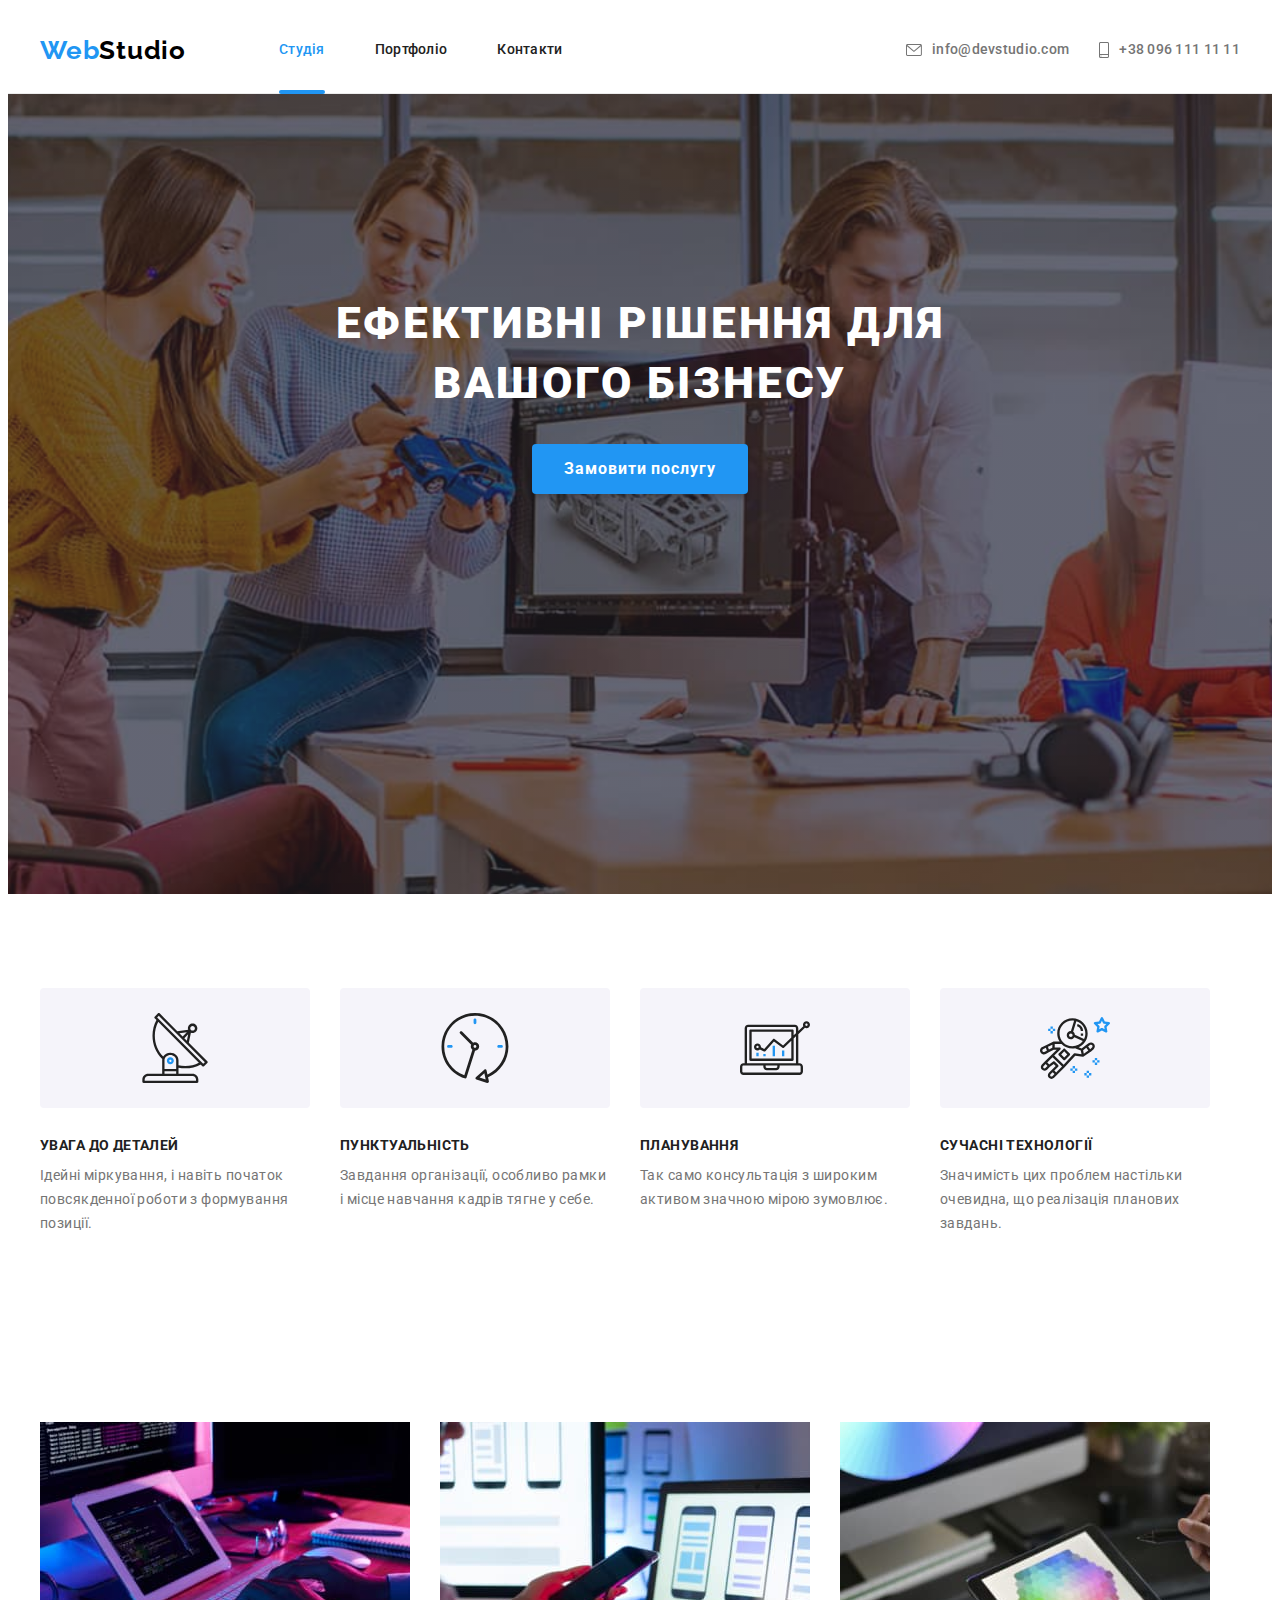
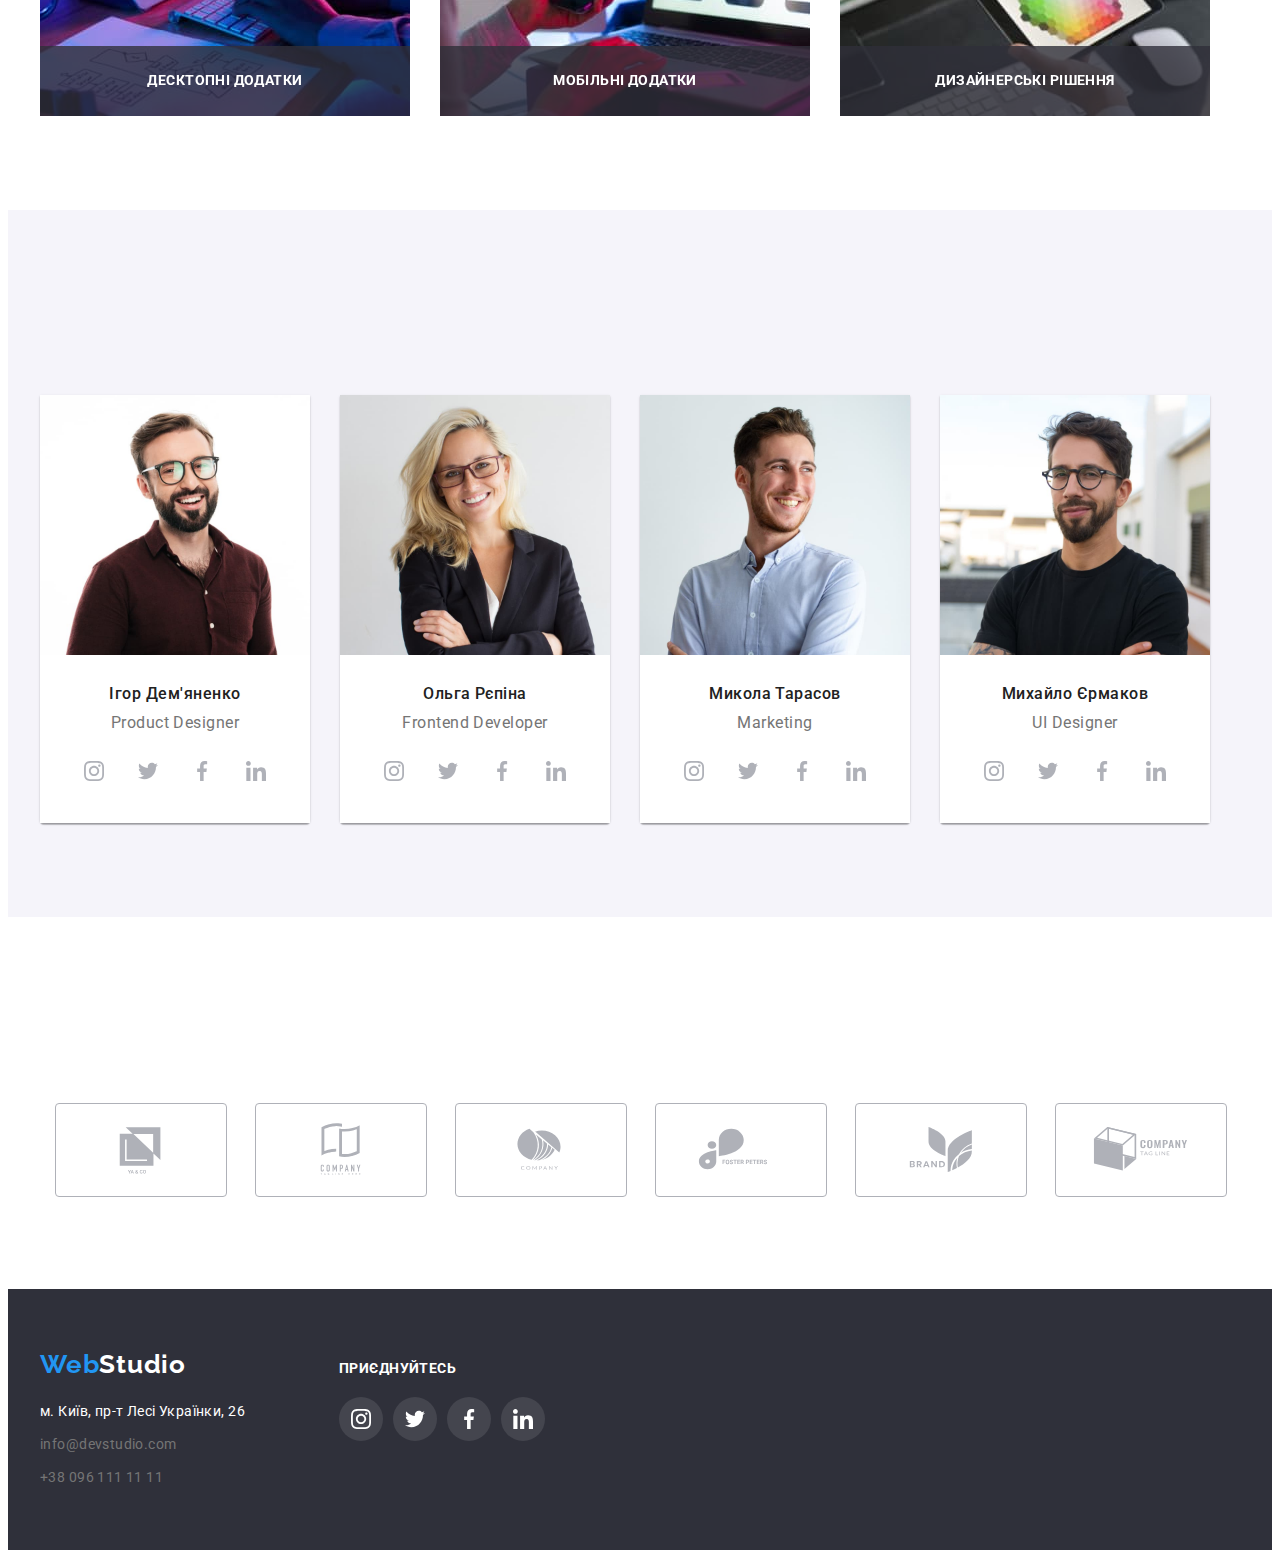
<file: index.html>
<!DOCTYPE html>
<html lang="uk">
  <head>
    <meta charset="UTF-8" />
    <meta http-equiv="X-UA-Compatible" content="IE=edge" />
    <meta name="viewport" content="width=device-width, initial-scale=1.0" />
    <title>goit-markup-hw-05</title>
    <link rel="preconnect" href="https://fonts.googleapis.com" />
    <link rel="preconnect" href="https://fonts.gstatic.com" crossorigin />
    <link
      href="https://fonts.googleapis.com/css2?family=Raleway:wght@700&family=Roboto:wght@400;500;700;900&display=swap"
      rel="stylesheet"
    />
    <link
      rel="stylesheet"
      href="https://cdnjs.cloudflare.com/ajax/libs/modern-normalize/1.1.0/modern-normalize.min.css"
      integrity="sha512-wpPYUAdjBVSE4KJnH1VR1HeZfpl1ub8YT/NKx4PuQ5NmX2tKuGu6U/JRp5y+Y8XG2tV+wKQpNHVUX03MfMFn9Q=="
      crossorigin="anonymous"
      referrerpolicy="no-referrer"
    />
    <link href="https://unpkg.com/aos@2.3.1/dist/aos.css" rel="stylesheet" />
    <link
      rel="stylesheet"
      href="https://cdnjs.cloudflare.com/ajax/libs/animate.css/4.1.1/animate.min.css"
    />
    <link rel="stylesheet" href="./css/styles.css" />
  </head>
  <body>
    <header class="header">
      <div class="container header-wrap">
        <nav class="header-menu">
          <a class="header-logo logo" href="./index.html"><span>Web</span>Studio</a>
          <ul class="header-list list">
            <li class="item">
              <a class="header-list-link link active" href="./index.html">Студія</a>
            </li>
            <li class="item">
              <a class="header-list-link link" href="./portfolio.html">Портфоліо</a>
            </li>
            <li class="item"><a class="header-list-link link" href="">Контакти</a></li>
          </ul>
        </nav>
        <ul class="header-contact list">
          <li class="item">
            <a class="header-contact-link link" href="mailto:info@devstudio.com">
              <svg class="icon" width="16" height="12">
                <use href="./images/icons.svg#icon-envelope"></use>
              </svg>
              info@devstudio.com</a
            >
          </li>
          <li class="item">
            <a class="header-contact-link link" href="tel:+380961111111">
              <svg class="icon" width="10" height="16">
                <use href="./images/icons.svg#icon-smartphone"></use>
              </svg>
              +38 096 111 11 11</a
            >
          </li>
        </ul>
      </div>
    </header>
    <main>
      <section class="hero">
        <h1 class="hero-title animate__animated animate__fadeIn">
          Ефективні рішення для <br />вашого бізнесу
        </h1>
        <button class="hero-btn btn" type="button" data-modal-open>Замовити послугу</button>
      </section>
      <section class="particular section">
        <div class="container">
          <h2 class="particular-title visually-hidden">Особливості</h2>
          <ul class="particular-list list">
            <li class="item">
              <div class="particular-list-icons">
                <svg class="icon" width="70" height="70">
                  <use href="./images/icons.svg#icon-antenna"></use>
                </svg>
              </div>
              <h3 class="particular-subtitle">Увага до деталей</h3>
              <p class="particular-text">
                Ідейні міркування, і навіть початок повсякденної роботи з формування позиції.
              </p>
            </li>
            <li class="item">
              <div class="particular-list-icons">
                <svg class="icon" width="70" height="70">
                  <use href="./images/icons.svg#icon-clock"></use>
                </svg>
              </div>
              <h3 class="particular-subtitle">Пунктуальність</h3>
              <p class="particular-text">
                Завдання організації, особливо рамки і місце навчання кадрів тягне у себе.
              </p>
            </li>
            <li class="item">
              <div class="particular-list-icons">
                <svg class="icon" width="70" height="70">
                  <use href="./images/icons.svg#icon-diagram"></use>
                </svg>
              </div>
              <h3 class="particular-subtitle">Планування</h3>
              <p class="particular-text">
                Так само консультація з широким активом значною мірою зумовлює.
              </p>
            </li>
            <li class="item">
              <div class="particular-list-icons">
                <svg class="icon" width="70" height="70">
                  <use href="./images/icons.svg#icon-astronaut"></use>
                </svg>
              </div>
              <h3 class="particular-subtitle">Сучасні технології</h3>
              <p class="particular-text">
                Значимість цих проблем настільки очевидна, що реалізація планових завдань.
              </p>
            </li>
          </ul>
        </div>
      </section>
      <section class="work">
        <div class="container">
          <h2 class="work-title title" data-aos="fade-up" data-aos-duration="500">
            Чим ми займаємося
          </h2>
          <ul class="work-list list">
            <li class="item">
              <img src="./images/img_1.jpg" width="370" height="294" alt="Людина програмує" />
              <h3 class="work-description">Десктопні додатки</h3>
            </li>
            <li class="item">
              <img
                src="./images/img_2.jpg"
                width="370"
                height="294"
                alt="Дівчина створєю дизайн мобільного додатку"
              />
              <h3 class="work-description">Мобільні додатки</h3>
            </li>
            <li class="item">
              <img
                src="./images/img_3.jpg"
                width="370"
                height="294"
                alt="Людина підбирає колір на планшеті"
              />
              <h3 class="work-description">Дизайнерські рішення</h3>
            </li>
          </ul>
        </div>
      </section>
      <section class="team section">
        <div class="container">
          <h2 class="team-title title" data-aos="fade-up" data-aos-duration="500">Наша команда</h2>
          <ul class="team-list list">
            <li class="item">
              <img
                src="./images/person1.jpg"
                width="270"
                height="260"
                alt="Фотографія Ігор Дем'яненко"
              />
              <div class="team-card-content">
                <h3 class="team-subtitle">Ігор Дем'яненко</h3>
                <p class="team-text">Product Designer</p>
                <ul class="team-social-list list">
                  <li class="item">
                    <a href="" class="team-social-link link">
                      <svg class="icon" width="20" height="20">
                        <use href="./images/icons.svg#icon-instagram"></use>
                      </svg>
                    </a>
                  </li>
                  <li class="item">
                    <a href="" class="team-social-link link">
                      <svg class="icon" width="20" height="20">
                        <use href="./images/icons.svg#icon-twitter"></use>
                      </svg>
                    </a>
                  </li>
                  <li class="item">
                    <a href="" class="team-social-link link">
                      <svg class="icon" width="20" height="20">
                        <use href="./images/icons.svg#icon-facebook"></use>
                      </svg>
                    </a>
                  </li>
                  <li class="item">
                    <a href="" class="team-social-link link">
                      <svg class="icon" width="20" height="20">
                        <use href="./images/icons.svg#icon-linkedin"></use>
                      </svg>
                    </a>
                  </li>
                </ul>
              </div>
            </li>
            <li class="item">
              <img
                src="./images/person2.jpg"
                width="270"
                height="260"
                alt="Фотографія Ольга Рєпіна"
              />
              <div class="team-card-content">
                <h3 class="team-subtitle">Ольга Рєпіна</h3>
                <p class="team-text">Frontend Developer</p>
                <ul class="team-social-list list">
                  <li class="item">
                    <a href="" class="team-social-link link">
                      <svg class="icon" width="20" height="20">
                        <use href="./images/icons.svg#icon-instagram"></use>
                      </svg>
                    </a>
                  </li>
                  <li class="item">
                    <a href="" class="team-social-link link">
                      <svg class="icon" width="20" height="20">
                        <use href="./images/icons.svg#icon-twitter"></use>
                      </svg>
                    </a>
                  </li>
                  <li class="item">
                    <a href="" class="team-social-link link">
                      <svg class="icon" width="20" height="20">
                        <use href="./images/icons.svg#icon-facebook"></use>
                      </svg>
                    </a>
                  </li>
                  <li class="item">
                    <a href="" class="team-social-link link">
                      <svg class="icon" width="20" height="20">
                        <use href="./images/icons.svg#icon-linkedin"></use>
                      </svg>
                    </a>
                  </li>
                </ul>
              </div>
            </li>
            <li class="item">
              <img
                src="./images/person3.jpg"
                width="270"
                height="260"
                alt="Фотографія Микола Тарасов"
              />
              <div class="team-card-content">
                <h3 class="team-subtitle">Микола Тарасов</h3>
                <p class="team-text">Marketing</p>
                <ul class="team-social-list list">
                  <li class="item">
                    <a href="" class="team-social-link link">
                      <svg class="icon" width="20" height="20">
                        <use href="./images/icons.svg#icon-instagram"></use>
                      </svg>
                    </a>
                  </li>
                  <li class="item">
                    <a href="" class="team-social-link link">
                      <svg class="icon" width="20" height="20">
                        <use href="./images/icons.svg#icon-twitter"></use>
                      </svg>
                    </a>
                  </li>
                  <li class="item">
                    <a href="" class="team-social-link link">
                      <svg class="icon" width="20" height="20">
                        <use href="./images/icons.svg#icon-facebook"></use>
                      </svg>
                    </a>
                  </li>
                  <li class="item">
                    <a href="" class="team-social-link link">
                      <svg class="icon" width="20" height="20">
                        <use href="./images/icons.svg#icon-linkedin"></use>
                      </svg>
                    </a>
                  </li>
                </ul>
              </div>
            </li>
            <li class="item">
              <img
                src="./images/person4.jpg"
                width="270"
                height="260"
                alt="Фотографія Михайло Єрмаков"
              />
              <div class="team-card-content">
                <h3 class="team-subtitle">Михайло Єрмаков</h3>
                <p class="team-text">UI Designer</p>
                <ul class="team-social-list list">
                  <li class="item">
                    <a href="" class="team-social-link link">
                      <svg class="icon" width="20" height="20">
                        <use href="./images/icons.svg#icon-instagram"></use>
                      </svg>
                    </a>
                  </li>
                  <li class="item">
                    <a href="" class="team-social-link link">
                      <svg class="icon" width="20" height="20">
                        <use href="./images/icons.svg#icon-twitter"></use>
                      </svg>
                    </a>
                  </li>
                  <li class="item">
                    <a href="" class="team-social-link link">
                      <svg class="icon" width="20" height="20">
                        <use href="./images/icons.svg#icon-facebook"></use>
                      </svg>
                    </a>
                  </li>
                  <li class="item">
                    <a href="" class="team-social-link link">
                      <svg class="icon" width="20" height="20">
                        <use href="./images/icons.svg#icon-linkedin"></use>
                      </svg>
                    </a>
                  </li>
                </ul>
              </div>
            </li>
          </ul>
        </div>
      </section>
      <section class="clients section">
        <h2 class="clients-title title" data-aos="fade-up" data-aos-duration="500">
          Постійні клієнти
        </h2>
        <ul class="clients-list list">
          <li class="item">
            <a href="" class="clients-list-link link">
              <svg class="icon" width="106" height="60">
                <use href="./images/icons.svg#icon-logo"></use>
              </svg>
            </a>
          </li>
          <li class="item">
            <a href="" class="clients-list-link link"
              ><svg class="icon" width="106" height="60">
                <use href="./images/icons.svg#icon-logo1"></use></svg
            ></a>
          </li>
          <li class="item">
            <a href="" class="clients-list-link link"
              ><svg class="icon" width="106" height="60">
                <use href="./images/icons.svg#icon-logo2"></use></svg
            ></a>
          </li>
          <li class="item">
            <a href="" class="clients-list-link link"
              ><svg class="icon" width="106" height="60">
                <use href="./images/icons.svg#icon-logo3"></use></svg
            ></a>
          </li>
          <li class="item">
            <a href="" class="clients-list-link link"
              ><svg class="icon" width="106" height="60">
                <use href="./images/icons.svg#icon-logo4"></use></svg
            ></a>
          </li>
          <li class="item">
            <a href="" class="clients-list-link link"
              ><svg class="icon" width="106" height="60">
                <use href="./images/icons.svg#icon-logo5"></use></svg
            ></a>
          </li>
        </ul>
      </section>
    </main>
    <footer class="footer">
      <div class="container">
        <div class="footer-right">
          <a class="footer-logo logo" href="./index.html"><span>Web</span>Studio</a>
          <address class="footer-address">
            <ul class="footer-list list">
              <li class="item">
                <a
                  class="footer-list-link link color-link"
                  href="https://goo.gl/maps/dn8XtDKzYARkyVmw8"
                  >м. Київ, пр-т Лесі Українки, 26</a
                >
              </li>
              <li class="item">
                <a class="footer-list-link link" href="mailto:info@devstudio.com"
                  >info@devstudio.com</a
                >
              </li>
              <li>
                <a class="footer-list-link link" href="tel:+380961111111">+38 096 111 11 11</a>
              </li>
            </ul>
          </address>
        </div>
        <div class="footer-left">
          <h2 class="footer-title">приєднуйтесь</h2>
          <ul class="footer-social-list list">
            <li class="item">
              <a href="" class="footer-social-link link">
                <svg class="icon" width="20" height="20">
                  <use href="./images/icons.svg#icon-instagram"></use></svg
              ></a>
            </li>
            <li class="item">
              <a href="" class="footer-social-link link">
                <svg class="icon" width="20" height="20">
                  <use href="./images/icons.svg#icon-twitter"></use></svg
              ></a>
            </li>
            <li class="item">
              <a href="" class="footer-social-link link">
                <svg class="icon" width="20" height="20">
                  <use href="./images/icons.svg#icon-facebook"></use></svg
              ></a>
            </li>
            <li class="item">
              <a href="" class="footer-social-link link">
                <svg class="icon" width="20" height="20">
                  <use href="./images/icons.svg#icon-linkedin"></use></svg
              ></a>
            </li>
          </ul>
        </div>
      </div>
    </footer>
    <div class="backdrop is-hidden" data-modal>
      <div class="modal">
        <button type="button" class="btn modal-btn" data-modal-close>
          <svg class="icon" width="18" height="18">
            <use href="./images/icons.svg#icon-close"></use>
          </svg>
        </button>
      </div>
    </div>
    <script src="./js/modal.js"></script>
    <script src="https://unpkg.com/aos@2.3.1/dist/aos.js"></script>
    <script>
      AOS.init();
    </script>
  </body>
</html>
</file>
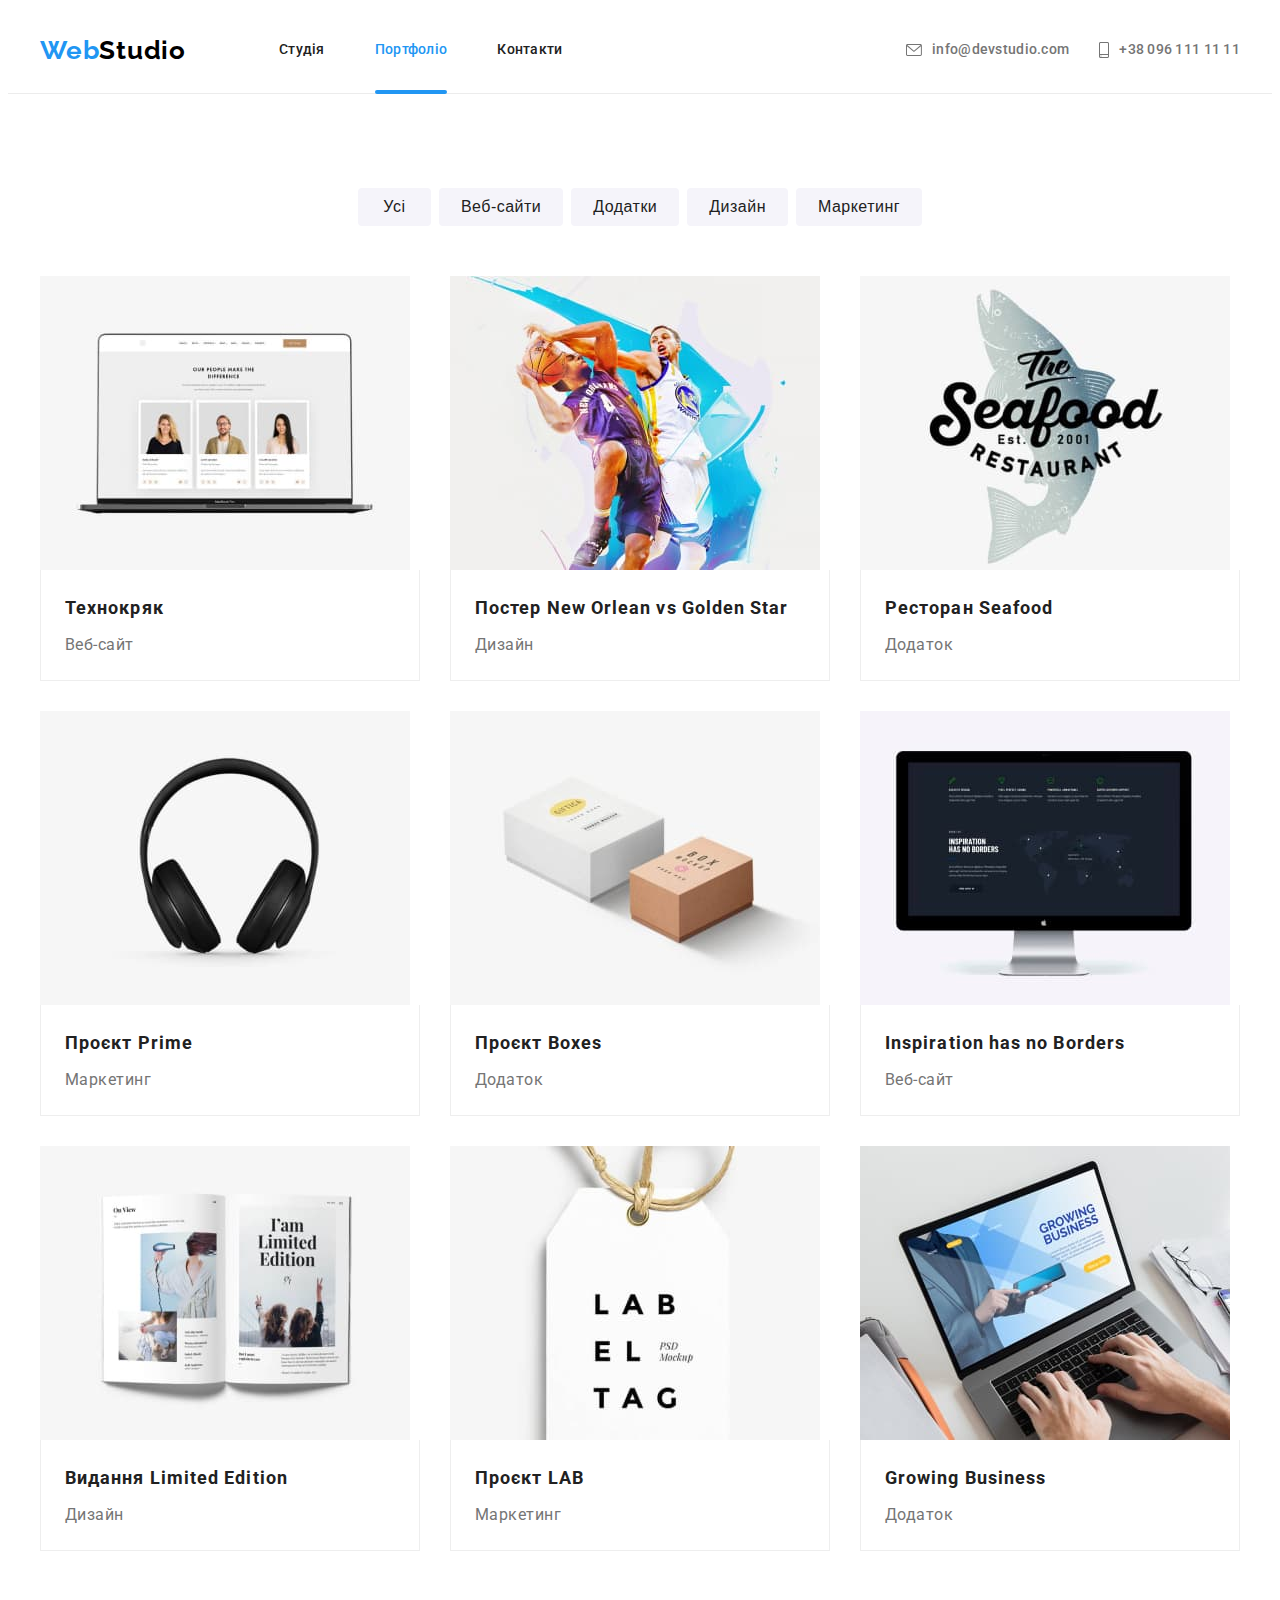
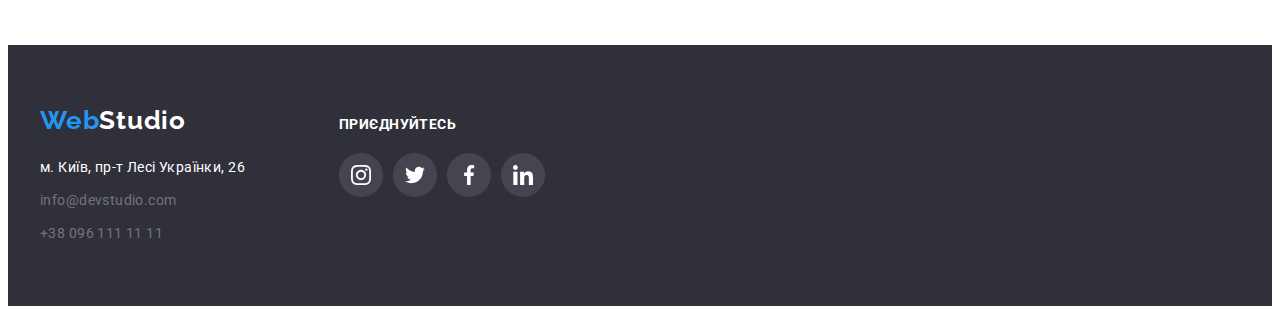
<file: portfolio.html>
<!DOCTYPE html>
<html lang="uk">
  <head>
    <meta charset="UTF-8" />
    <meta http-equiv="X-UA-Compatible" content="IE=edge" />
    <meta name="viewport" content="width=device-width, initial-scale=1.0" />
    <title>portfolio</title>
    <link rel="preconnect" href="https://fonts.googleapis.com" />
    <link rel="preconnect" href="https://fonts.gstatic.com" crossorigin />
    <link
      href="https://fonts.googleapis.com/css2?family=Raleway:wght@700&family=Roboto:wght@400;500;700;900&display=swap"
      rel="stylesheet"
    />
    <link
      rel="stylesheet"
      href="https://cdnjs.cloudflare.com/ajax/libs/modern-normalize/1.1.0/modern-normalize.min.css"
      integrity="sha512-wpPYUAdjBVSE4KJnH1VR1HeZfpl1ub8YT/NKx4PuQ5NmX2tKuGu6U/JRp5y+Y8XG2tV+wKQpNHVUX03MfMFn9Q=="
      crossorigin="anonymous"
      referrerpolicy="no-referrer"
    />
    <link rel="stylesheet" href="./css/styles.css" />
  </head>
  <body>
    <header class="header">
      <div class="container header-wrap">
        <nav class="header-menu">
          <a class="header-logo logo" href="./index.html"><span>Web</span>Studio</a>
          <ul class="header-list list">
            <li class="item"><a class="header-list-link link" href="./index.html">Студія</a></li>
            <li class="item">
              <a class="header-list-link link active" href="./portfolio.html">Портфоліо</a>
            </li>
            <li class="item"><a class="header-list-link link" href="">Контакти</a></li>
          </ul>
        </nav>
        <ul class="header-contact list">
          <li class="item">
            <a class="header-contact-link link" href="mailto:info@devstudio.com">
              <svg class="icon" width="16" height="12">
                <use href="./images/icons.svg#icon-envelope"></use>
              </svg>
              info@devstudio.com</a
            >
          </li>
          <li class="item">
            <a class="header-contact-link link" href="tel:+380961111111">
              <svg class="icon" width="10" height="16">
                <use href="./images/icons.svg#icon-smartphone"></use>
              </svg>
              +38 096 111 11 11</a
            >
          </li>
        </ul>
      </div>
    </header>
    <main>
      <section class="project section">
        <div class="container">
          <h2 class="project-title visually-hidden">project</h2>
          <ul class="project-filter list">
            <li class="item"><button class="project-btn btn" type="button">Усі</button></li>
            <li class="item"><button class="project-btn btn" type="button">Веб-сайти</button></li>
            <li class="item"><button class="project-btn btn" type="button">Додатки</button></li>
            <li class="item"><button class="project-btn btn" type="button">Дизайн</button></li>
            <li class="item"><button class="project-btn btn" type="button">Маркетинг</button></li>
          </ul>
          <ul class="project-list list">
            <li class="item">
              <a class="project-list-link link" href="">
                <div class="project-thumb">
                  <img src="./images/work1.jpg" width="370" height="294" alt="Ноутбук" />
                  <p class="project-overlay">
                    Ресурс пропонує комплексні пропозиції з різним рівнем функціоналу та сервісів.
                    Все це дозволить відвідувачу отримати вичерпні відомості про компанію чи
                    приватну особу.
                  </p>
                </div>
                <div class="project-card-content">
                  <h3 class="project-subtitle">Технокряк</h3>
                  <p class="project-text">Веб-сайт</p>
                </div>
              </a>
            </li>
            <li class="item">
              <a class="project-list-link link" href="">
                <div class="project-thumb">
                  <img src="./images/work2.jpg" width="370" height="294" alt="Гравці у баскетбол" />
                  <p class="project-overlay">
                    Ресурс пропонує комплексні пропозиції з різним рівнем функціоналу та сервісів.
                    Все це дозволить відвідувачу отримати вичерпні відомості про компанію чи
                    приватну особу.
                  </p>
                </div>
                <div class="project-card-content">
                  <h3 class="project-subtitle">Постер New Orlean vs Golden Star</h3>
                  <p class="project-text">Дизайн</p>
                </div>
              </a>
            </li>
            <li class="item">
              <a class="project-list-link link" href="">
                <div class="project-thumb">
                  <img src="./images/work3.jpg" width="370" height="294" alt="Логотип ресторану" />
                  <p class="project-overlay">
                    Ресурс пропонує комплексні пропозиції з різним рівнем функціоналу та сервісів.
                    Все це дозволить відвідувачу отримати вичерпні відомості про компанію чи
                    приватну особу.
                  </p>
                </div>
                <div class="project-card-content">
                  <h3 class="project-subtitle">Ресторан Seafood</h3>
                  <p class="project-text">Додаток</p>
                </div>
              </a>
            </li>
            <li class="item">
              <a class="project-list-link link" href="">
                <div class="project-thumb">
                  <img src="./images/work4.jpg" width="370" height="294" alt="Навушники" />
                  <p class="project-overlay">
                    Ресурс пропонує комплексні пропозиції з різним рівнем функціоналу та сервісів.
                    Все це дозволить відвідувачу отримати вичерпні відомості про компанію чи
                    приватну особу.
                  </p>
                </div>
                <div class="project-card-content">
                  <h3 class="project-subtitle">Проєкт Prime</h3>
                  <p class="project-text">Маркетинг</p>
                </div>
              </a>
            </li>
            <li class="item">
              <a class="project-list-link link" href="">
                <div class="project-thumb">
                  <img src="./images/work5.jpg" width="370" height="294" alt="Коробки" />
                  <p class="project-overlay">
                    Ресурс пропонує комплексні пропозиції з різним рівнем функціоналу та сервісів.
                    Все це дозволить відвідувачу отримати вичерпні відомості про компанію чи
                    приватну особу.
                  </p>
                </div>
                <div class="project-card-content">
                  <h3 class="project-subtitle">Проєкт Boxes</h3>
                  <p class="project-text">Додаток</p>
                </div>
              </a>
            </li>
            <li class="item">
              <a class="project-list-link link" href="">
                <div class="project-thumb">
                  <img src="./images/work6.jpg" width="370" height="294" alt="Монітор" />
                  <p class="project-overlay">
                    Ресурс пропонує комплексні пропозиції з різним рівнем функціоналу та сервісів.
                    Все це дозволить відвідувачу отримати вичерпні відомості про компанію чи
                    приватну особу.
                  </p>
                </div>
                <div class="project-card-content">
                  <h3 class="project-subtitle">Inspiration has no Borders</h3>
                  <p class="project-text">Веб-сайт</p>
                </div>
              </a>
            </li>
            <li class="item">
              <a class="project-list-link link" href="">
                <div class="project-thumb">
                  <img src="./images/work7.jpg" width="370" height="294" alt="Журнал" />
                  <p class="project-overlay">
                    Ресурс пропонує комплексні пропозиції з різним рівнем функціоналу та сервісів.
                    Все це дозволить відвідувачу отримати вичерпні відомості про компанію чи
                    приватну особу.
                  </p>
                </div>
                <div class="project-card-content">
                  <h3 class="project-subtitle">Видання Limited Edition</h3>
                  <p class="project-text">Дизайн</p>
                </div>
              </a>
            </li>
            <li class="item">
              <a class="project-list-link link" href="">
                <div class="project-thumb">
                  <img
                    src="./images/work8.jpg"
                    width="370"
                    height="294"
                    alt="Бирка з назвою проекту"
                  />
                  <p class="project-overlay">
                    Ресурс пропонує комплексні пропозиції з різним рівнем функціоналу та сервісів.
                    Все це дозволить відвідувачу отримати вичерпні відомості про компанію чи
                    приватну особу.
                  </p>
                </div>
                <div class="project-card-content">
                  <h3 class="project-subtitle">Проєкт LAB</h3>
                  <p class="project-text">Маркетинг</p>
                </div>
              </a>
            </li>
            <li class="item">
              <a class="project-list-link link" href="">
                <div class="project-thumb">
                  <img
                    src="./images/work9.jpg"
                    width="370"
                    height="294"
                    alt="Людина працює на ноутбуці"
                  />
                  <p class="project-overlay">
                    Ресурс пропонує комплексні пропозиції з різним рівнем функціоналу та сервісів.
                    Все це дозволить відвідувачу отримати вичерпні відомості про компанію чи
                    приватну особу.
                  </p>
                </div>
                <div class="project-card-content">
                  <h3 class="project-subtitle">Growing Business</h3>
                  <p class="project-text">Додаток</p>
                </div>
              </a>
            </li>
          </ul>
        </div>
      </section>
    </main>
    <footer class="footer">
      <div class="container">
        <div class="footer-right">
          <a class="footer-logo logo" href="./index.html"><span>Web</span>Studio</a>
          <address class="footer-address">
            <ul class="footer-list list">
              <li class="item">
                <a
                  class="footer-list-link link color-link"
                  href="https://goo.gl/maps/dn8XtDKzYARkyVmw8"
                  >м. Київ, пр-т Лесі Українки, 26</a
                >
              </li>
              <li class="item">
                <a class="footer-list-link link" href="mailto:info@devstudio.com"
                  >info@devstudio.com</a
                >
              </li>
              <li>
                <a class="footer-list-link link" href="tel:+380961111111">+38 096 111 11 11</a>
              </li>
            </ul>
          </address>
        </div>
        <div class="footer-left">
          <h2 class="footer-title">приєднуйтесь</h2>
          <ul class="footer-social-list list">
            <li class="item">
              <a href="" class="footer-social-link link">
                <svg class="icon" width="20" height="20">
                  <use href="./images/icons.svg#icon-instagram"></use></svg
              ></a>
            </li>
            <li class="item">
              <a href="" class="footer-social-link link">
                <svg class="icon" width="20" height="20">
                  <use href="./images/icons.svg#icon-twitter"></use></svg
              ></a>
            </li>
            <li class="item">
              <a href="" class="footer-social-link link">
                <svg class="icon" width="20" height="20">
                  <use href="./images/icons.svg#icon-facebook"></use></svg
              ></a>
            </li>
            <li class="item">
              <a href="" class="footer-social-link link">
                <svg class="icon" width="20" height="20">
                  <use href="./images/icons.svg#icon-linkedin"></use></svg
              ></a>
            </li>
          </ul>
        </div>
      </div>
    </footer>
  </body>
</html>
</file>
<file: css/styles.css>
:root {
  --main-text-color: #212121;
  --secondary-text-color: #757575;
  --accent-color: #2196f3;
  --btn-text-color: #ffffff;
  --hover-icon-color: #ffffff;
  --icon-color: #afb1b8;

  --gap-card: 30px;

  --animation-speed-hover: 250ms;
  --animation-speed-modal: 500ms;

  --animation-cubic-bezier: cubic-bezier(0.4, 0, 0.2, 1);
}

body {
  font-family: 'Roboto', sans-serif;
  color: var(--main-text-color);
}
p,
h1,
h2,
h3,
h4,
h5,
h6 {
  margin: 0;
}
img {
  display: block;
  max-width: 100%;
}
.container {
  width: 1200px;

  padding-left: 15px;
  padding-right: 15px;
  margin: 0 auto;
}
.section {
  padding-top: 94px;
  padding-bottom: 94px;
}
.logo {
  display: block;
  font-family: 'Raleway', sans-serif;
  font-weight: 700;
  font-size: 26px;
  line-height: 1.19;
  letter-spacing: 0.03em;
  text-decoration: none;
  color: #000000;
}
.logo > span {
  color: var(--accent-color);
}
.title {
  font-size: 36px;
  line-height: 1.16;
  text-align: center;
  letter-spacing: 0.03em;
  color: var(--main-text-color);
}
.link {
  text-decoration: none;
}
.list {
  padding-left: 0;
  margin: 0;
  list-style: none;
}
.visually-hidden {
  position: absolute;
  width: 1px;
  height: 1px;
  margin: -1px;
  border: 0;
  padding: 0;

  white-space: nowrap;
  overflow: hidden;
}
.btn {
  display: inline-block;

  border: none;

  cursor: pointer;
}
.header-list-link:hover,
.header-list-link:focus,
.header-contact-link:hover,
.header-contact-link:focus {
  color: var(--accent-color);
}

/* !###############--Header--###############*/
.header {
  padding-top: 24px;
  padding-bottom: 25px;

  border-bottom: 1px solid #ececec;
}
.header-wrap {
  display: flex;
  justify-content: center;
  align-items: center;
}
.header-menu {
  display: flex;
  justify-content: center;
  align-items: center;
}
.header-logo {
  margin-right: 93px;
}
.header-list {
  display: flex;
  padding: 0;
}
.header-list-link {
  display: flex;
  position: relative;
  padding-top: 10px;
  padding-bottom: 10px;

  font-weight: 500;
  font-size: 14px;
  line-height: 1.14;
  letter-spacing: 0.02em;
  color: var(--main-text-color);

  transition: color var(--animation-speed-hover) var(--animation-cubic-bezier);
}
.header-list > .item:not(:last-child) {
  margin-right: 50px;
}

.header-contact {
  display: flex;
  margin-left: auto;
}
.header-contact-link {
  display: flex;
  justify-content: center;
  align-items: center;
  padding-top: 10px;
  padding-bottom: 10px;

  font-weight: 500;
  font-size: 14px;
  line-height: 1.14;
  letter-spacing: 0.02em;
  color: var(--secondary-text-color);

  transition: color var(--animation-speed-hover) var(--animation-cubic-bezier);
}
.header-contact > .item:not(:last-child) {
  margin-right: 30px;
}

.header-contact-link > .icon {
  margin-right: 10px;

  fill: currentColor;
}

.active {
  color: var(--accent-color);
}
@keyframes underline {
  0% {
    transform: scaleX(0);
  }
  100% {
    transform: scaleX(1);
  }
}
.active::after {
  content: '';

  display: block;
  position: absolute;
  bottom: -26.1px;
  left: 0;
  width: 100%;
  height: 4px;

  background-color: var(--accent-color);
  border-radius: 2px;

  animation: underline 800ms var(--animation-cubic-bezier);
  transform-origin: left;
}

/* !###############--Hero--############### */

.hero {
  max-width: 1600px;
  height: 600px;
  padding-top: 200px;

  background-image: linear-gradient(rgba(47, 48, 58, 0.4), rgba(47, 48, 58, 0.4)),
    url(../images/hero-img.jpg);
  background-repeat: no-repeat;
  background-size: cover;
  background-position: center;
  background-color: #c4c4c4;
  text-align: center;
}
.hero-title {
  margin-bottom: 30px;

  font-weight: 900;
  font-size: 44px;
  line-height: 1.36;
  letter-spacing: 0.06em;
  text-transform: uppercase;
  text-align: center;
  color: #ffffff;
}
.hero-btn {
  min-width: 216px;
  padding: 10px 32px;
  font-family: inherit;
  font-weight: 700;
  font-size: 16px;
  line-height: 1.88;
  letter-spacing: 0.06em;
  color: var(--btn-text-color);
  background-color: var(--accent-color);
  box-shadow: 0px 4px 4px rgba(0, 0, 0, 0.15);
  border-radius: 4px;
}
/* !###############--Particular--###############*/
.particular-list {
  display: flex;
}
.particular-list > .item {
  width: 270px;
}
.particular-list-icons {
  display: flex;
  justify-content: center;
  align-items: center;
  height: 120px;
  margin-bottom: 30px;

  background-color: #f5f4fa;
  border-radius: 4px;
}

.particular-list > .item:not(:last-child) {
  margin-right: var(--gap-card);
}

.particular-subtitle {
  margin-bottom: 10px;

  font-size: 14px;
  line-height: 1.14;
  letter-spacing: 0.03em;
  text-transform: uppercase;
  color: var(--main-text-color);
}

.particular-text {
  font-size: 14px;
  line-height: 1.71;
  letter-spacing: 0.03em;
  color: var(--secondary-text-color);
}
/* ###############--Work--###############*/
.work {
  padding-bottom: 94px;
}
.work-title {
  margin-bottom: 50px;
}
.work-list {
  display: flex;
}
.work-list > .item:not(:last-child) {
  margin-right: var(--gap-card);
}
.work-list > .item {
  position: relative;
}
.work-description {
  display: flex;
  justify-content: center;
  align-items: center;

  position: absolute;
  bottom: 0;
  left: 0;

  width: 100%;
  height: 70px;

  font-size: 14px;
  line-height: 1.14;
  letter-spacing: 0.03em;
  text-transform: uppercase;

  color: #ffffff;
  background-color: rgba(47, 48, 58, 0.8);
}
/* *###############--Team--###############*/
.team {
  background-color: #f5f4fa;
}
.team-title {
  margin-bottom: 50px;
}
.team-list {
  display: flex;
}

.team-list > .item {
  box-shadow: 0px 1px 3px rgba(0, 0, 0, 0.12), 0px 1px 1px rgba(0, 0, 0, 0.14),
    0px 2px 1px rgba(0, 0, 0, 0.2);
  border-radius: 0px 0px 4px 4px;
}
.team-list > .item:not(:last-child) {
  margin-right: var(--gap-card);
}
.team-card-content {
  padding-top: 30px;
  padding-bottom: 30px;

  text-align: center;
  background-color: #ffffff;
}

.team-subtitle {
  margin-bottom: 10px;

  font-weight: 500;
  font-size: 16px;
  line-height: 1.18;
  letter-spacing: 0.03em;
  color: var(--main-text-color);
}

.team-text {
  margin-bottom: 16px;

  font-size: 16px;
  line-height: 1.18;
  letter-spacing: 0.03em;
  color: var(--secondary-text-color);
}
.team-social-list {
  display: flex;
  justify-content: center;
  align-items: center;
  gap: 10px;
}
.team-social-list > .item {
  width: 44px;
  height: 44px;
}
.team-social-link {
  display: flex;
  justify-content: center;
  align-items: center;
  width: 100%;
  height: 100%;

  color: var(--icon-color);
  border-radius: 50%;

  transition: background-color var(--animation-speed-hover) var(--animation-cubic-bezier),
    color var(--animation-speed-hover) var(--animation-cubic-bezier);
}
.team-social-link > .icon {
  fill: currentColor;
}
.team-social-link:hover,
.team-social-link:focus {
  color: var(--hover-icon-color);
  background-color: var(--accent-color);
}
/* ?###############--Clients--###############*/
.clients-title {
  margin-bottom: 50px;
}
.clients-list {
  display: flex;
  justify-content: center;
  align-items: center;
  gap: var(--gap-card);
}
.clients-list > .item {
  width: 170px;
  height: 92px;
}
.clients-list-link {
  display: flex;
  justify-content: center;
  align-items: center;
  width: 100%;
  height: 100%;

  border: 1px solid var(--icon-color);
  border-radius: 4px;
  color: var(--icon-color);

  transition: border-color var(--animation-speed-hover) var(--animation-cubic-bezier),
    color var(--animation-speed-hover) var(--animation-cubic-bezier);
}
.clients-list-link > .icon {
  fill: currentColor;
}
.clients-list-link:hover,
.clients-list-link:focus {
  color: var(--accent-color);
  border-color: var(--accent-color);
}
/* ###############--Footer--###############*/

.footer {
  background-color: #2f303a;
  padding-top: 60px;
  padding-bottom: 60px;
}
.footer > .container {
  display: flex;
}
.footer-logo {
  margin-bottom: 20px;
  color: #ffffff;
}
.footer-list > .item:not(:last-child) {
  margin-bottom: 9px;
}

.footer-list-link {
  font-style: normal;
  font-size: 14px;
  line-height: 1.71;
  letter-spacing: 0.03em;
  color: var(--secondary-text-color);
}
.color-link {
  color: #ffffff;
}
/* ! */
.footer-left {
  margin-top: 12px;
  margin-left: 94px;
}
.footer-title {
  margin-bottom: 20px;

  font-size: 14px;
  line-height: 1.14;
  letter-spacing: 0.03em;
  text-transform: uppercase;
  color: #ffffff;
}
.footer-social-list {
  display: flex;
  gap: 10px;
}
.footer-social-list > .item {
  width: 44px;
  height: 44px;
}
.footer-social-link {
  display: flex;
  justify-content: center;
  align-items: center;
  width: 100%;
  height: 100%;

  border-radius: 50%;
  color: var(--hover-icon-color);
  background-color: rgba(255, 255, 255, 0.1);

  transition: background-color var(--animation-speed-hover) var(--animation-cubic-bezier);
}
.footer-social-link > .icon {
  fill: currentColor;
}
.footer-social-link:hover,
.footer-social-link:focus {
  background-color: var(--accent-color);
}

/* 😄portfolio.html😄------------------------------------ */

/* *###############--Project--###############*/
.project-filter {
  display: flex;
  justify-content: center;
}
.project-filter > .item:not(:last-child) {
  margin-right: 8px;
}

.project-btn {
  min-width: 73px;
  padding: 6px 22px;
  margin-bottom: 50px;

  font-weight: 500;
  font-size: 16px;
  line-height: 1.62;
  letter-spacing: 0.03em;
  color: var(--main-text-color);
  background-color: #f5f4fa;
  border-radius: 4px;
  transition: color var(--animation-speed-hover) var(--animation-cubic-bezier),
    background-color var(--animation-speed-hover) var(--animation-cubic-bezier),
    box-shadow var(--animation-speed-hover) var(--animation-cubic-bezier);
}
.project-btn:hover,
.project-btn:focus {
  color: var(--btn-text-color);
  background-color: var(--accent-color);
  box-shadow: 0px 3px 1px rgba(0, 0, 0, 0.1), 0px 1px 2px rgba(0, 0, 0, 0.08),
    0px 2px 2px rgba(0, 0, 0, 0.12);
}
.project-list {
  display: flex;
  flex-wrap: wrap;
  gap: 30px;
}
.project-list-link {
  display: block;
  width: 100%;
  height: 100%;
  transition: box-shadow var(--animation-speed-hover) var(--animation-cubic-bezier);
}
.project-list-link:hover,
.project-list-link:focus {
  box-shadow: 0px 1px 1px rgba(0, 0, 0, 0.12), 0px 4px 4px rgba(0, 0, 0, 0.06),
    1px 4px 6px rgba(0, 0, 0, 0.16);
}
.project-list > .item {
  flex-basis: calc((100% - 60px) / 3);
}
.project-thumb {
  position: relative;
  overflow: hidden;
}
.project-overlay {
  position: absolute;
  top: 0;
  left: 0;
  width: 100%;
  height: 100%;

  padding: 63px 24px;

  transform: translateY(100%);

  font-size: 18px;
  line-height: 1.56;
  letter-spacing: 0.03em;

  color: #ffffff;
  background-color: rgba(33, 150, 243, 0.9);

  transition: transform var(--animation-speed-hover) var(--animation-cubic-bezier);
}

.project-list-link:hover .project-overlay,
.project-list-link:focus .project-overlay {
  transform: translateY(0);
}

.project-card-content {
  padding: 20px 24px;

  border: 1px solid #eeeeee;
  border-top: none;
  background-color: #ffffff;
}
.project-subtitle {
  margin-bottom: 4px;
  font-size: 18px;
  line-height: 2;
  letter-spacing: 0.06em;
  color: var(--main-text-color);
}

.project-text {
  font-size: 16px;
  line-height: 1.88;
  letter-spacing: 0.03em;
  color: var(--secondary-text-color);
}
/*todo ###############--Over--###############*/
.backdrop {
  position: fixed;
  top: 0;
  left: 0;
  width: 100%;
  height: 100%;

  background: rgba(0, 0, 0, 0.3);

  transition: opacity var(--animation-speed-modal) var(--animation-cubic-bezier),
    visibility var(--animation-speed-modal) var(--animation-cubic-bezier);
}
.modal {
  position: absolute;
  top: 50%;
  left: 50%;
  transform: translate(-50%, -50%) scaleX(1);

  width: 528px;
  min-height: 581px;

  background-color: #ffffff;
  box-shadow: 0px 1px 3px rgba(0, 0, 0, 0.12), 0px 1px 1px rgba(0, 0, 0, 0.14),
    0px 2px 1px rgba(0, 0, 0, 0.2);
  border-radius: 4px;

  transition: transform var(--animation-speed-modal) var(--animation-cubic-bezier),
    box-shadow var(--animation-speed-modal) var(--animation-cubic-bezier);
}
.backdrop.is-hidden .modal {
  transform: translate(-50%, -50%) scaleX(2);
}
.modal-btn {
  display: flex;
  justify-content: center;
  align-items: center;

  position: absolute;
  top: 8px;
  right: 8px;
  width: 30px;
  height: 30px;

  border-radius: 50%;

  background-color: #ffffff;
  border: 1px solid rgba(0, 0, 0, 0.1);
}

.is-hidden {
  opacity: 0;
  pointer-events: none;
  visibility: hidden;
}
</file>
